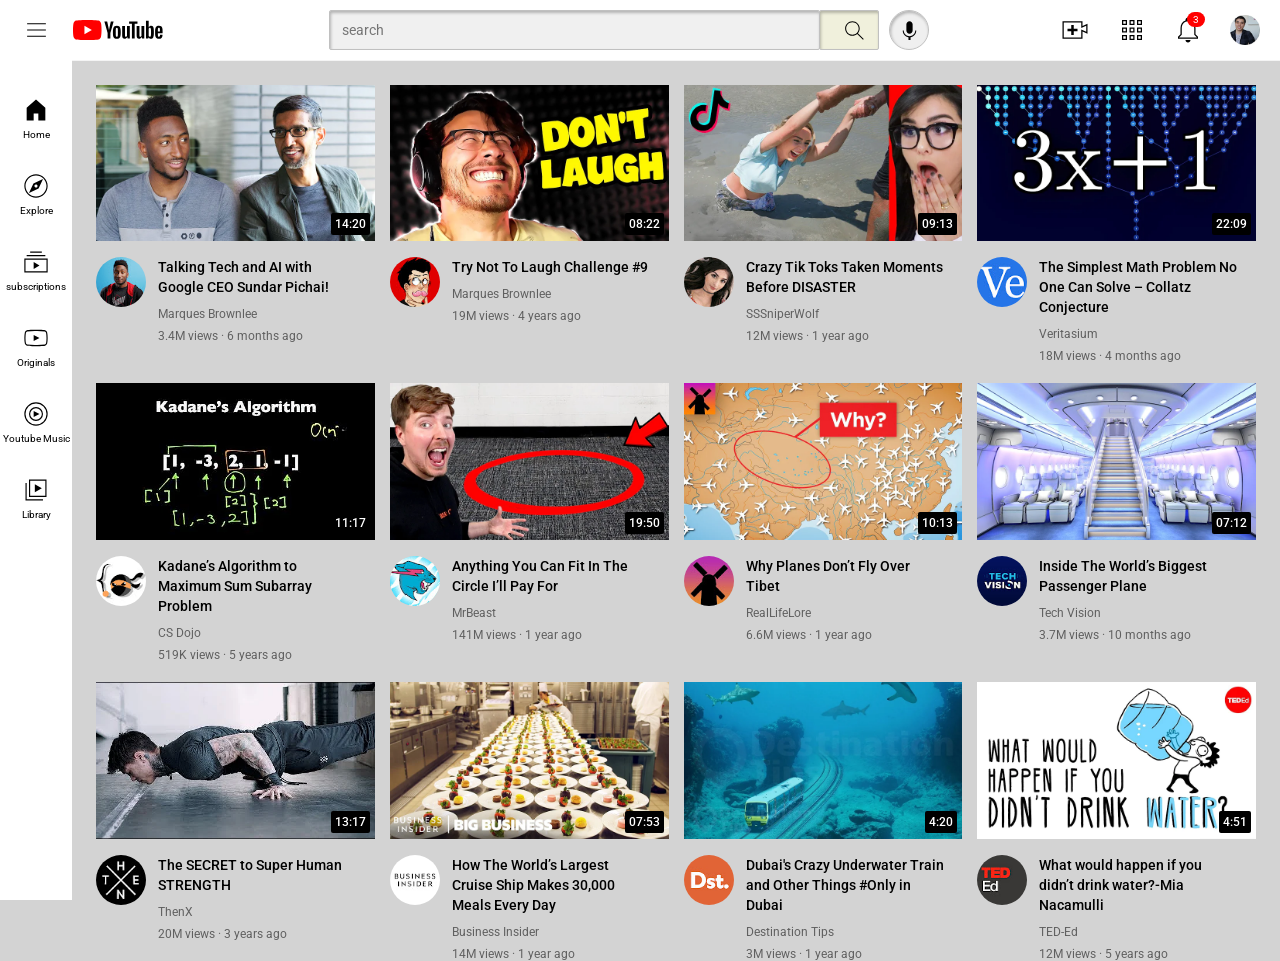
<file: youtube.html/index.html>
<!DOCTYPE html>
<html >
<head>
    <title>youtube </title>
    <link href="https://fonts.googleapis.com/css2?family=Roboto&display=swap" rel="stylesheet">

    <link rel="stylesheet" href="styles/general.css">
    <link rel="stylesheet" href="styles/header.css">
    <link rel="stylesheet" href="styles/video-preview.css">
    <link rel="stylesheet" href="styles/sidebar.css">
</head>

<body>

  

  <div class="header">
    <div class="left-sec">
      <img class="menu-logo" src="header/hamburger-menu.svg">
      <img class="logo-logo" src="header/youtube-logo.svg" >
    </div>
    <div class="middle-sec">
      <input class="search" type="text" placeholder="search">
      <button class="search-button">
        <img class="search-img" src="header/search.svg" >
        <div class="tooltip">Search </div>
      </button>
      <button class="vsearch-button">
        <img class="voice-search" src="header/voice-search-icon.svg">
        <div class="tooltip">Search with your voice</div>
      </button>
    </div>
    <div class="right-sec">
      <div class="upl-img-con">
        <img class="upload-img" src="header/upload.svg">
        <div class="tooltip">create</div>
      </div>
      <div class="app-img-con">
        <img class="apps-img" src="header/youtube-apps.svg" >
        <div class="tooltip">Youtube Apps</div>
      </div>
      <div class="notif-icon-container">
        <img  class="notification-img" src="header/notifications.svg">
        <div class="notif-no">3</div>
        <div class="tooltip">notifications</div>
      </div>
      <img class="channel-img" src="header/my-channel.jpeg">

    </div>

  </div>

  <div class="sidebar">
    <div class="side-link">    
      <img  src="header/home.svg" >
      <div>Home </div>
    </div>
    <div class="side-link">
      <img  src="header/explore.svg" >
      <div> Explore</div>
    </div>
    <div class="side-link">
      <img  src="header/subscriptions.svg" >
      <div>subscriptions</div>
    </div>
    <div class="side-link">
      <img  src="header/originals.svg" >
      <div>Originals</div>
    </div>
    <div class="side-link">
      <img  src="header/youtube-music.svg">
      <div>Youtube Music</div>
    </div>
    <div class="side-link">
      <img  src="header/library.svg" alt="">
      <div>Library</div>
    </div>
  </div>
    
 <div class="grid-preview">
  <div class="video-preview">                                          
   <div class="thumnail-row">
   <a href="https://www.youtube.com/watch?v=n2RNcPRtAiY" target="_blank"> <img class="thumbnail" src="thumbnails/thumbnail-1.webp">
   </a>

     <div class="time-1">14:20 </div>
   </div>
   
   <div class="video-info-grid">
   <div class="chaneel-pic">
    <img class="dp-dp" src="channel/channel-1.jpeg">
   </div>
   <div class="video-info">
    <P class="title-1">
    Talking Tech and AI with Google CEO Sundar Pichai!
    </P>
    <p class="author-1">
    Marques Brownlee
    </p>
    <p class="date-1">
    3.4M views · 6 months ago
    </p>
   </div> 
   </div>
 </div>


 <div class="video-preview">                                          <!-- -->
   <div class="thumnail-row">
    <img class="thumbnail" src="thumbnails/thumbnail-2.webp" >
   <div class="time-1">08:22 </div>
  </div>
   <div class="video-info-grid">
   <div class="chaneel-pic">
    <img class="dp-dp" src="channel/channel-2.jpeg">
   </div>
   <div class="video-info">
    <P class="title-1">
    Try Not To Laugh Challenge #9
    </P>
    <p class="author-1">
    Marques Brownlee
    </p>
    <p class="date-1">
     19M views · 4 years ago
    </p>
   </div> 
   </div>
 </div>

 <div class="video-preview">                                          
   <div class="thumnail-row">
    <img class="thumbnail" src="thumbnails/thumbnail-3.webp" >
    <div class="time-1">09:13 </div>
   </div>
   <div class="video-info-grid">
   <div class="chaneel-pic">
    <img class="dp-dp" src="channel/channel-3.jpeg">
   </div>
   <div class="video-info">
    <P class="title-1">
    Crazy Tik Toks Taken Moments Before DISASTER
    </P>
    <p class="author-1">
    SSSniperWolf
    </p>
    <p class="date-1">
    12M views · 1 year ago
    </p>
   </div> 
   </div>
 </div>


 <div class="video-preview">                                          
   <div class="thumnail-row">
    <img class="thumbnail" src="thumbnails/thumbnail-4.webp" >
    <div class="time-1">22:09 </div> 
  </div>
   <div class="video-info-grid">
   <div class="chaneel-pic">
    <img class="dp-dp" src="channel/channel-4.jpeg">
   </div>
   <div class="video-info">
    <P class="title-1">
    The Simplest Math Problem No One Can Solve – Collatz Conjecture
    </P>
    <p class="author-1">
    Veritasium
    </p>
    <p class="date-1">
     18M views · 4 months ago
    </p>
   </div> 
   </div>
 </div>

 <div class="video-preview">                                          <!-- -->
   <div class="thumnail-row">
    <img class="thumbnail" src="thumbnails/thumbnail-5.webp" >
    <div class="time-1">11:17 </div>
   </div>
   <div class="video-info-grid">
   <div class="chaneel-pic">
    <img class="dp-dp" src="channel/channel-5.jpeg">
   </div>
   <div class="video-info">
    <P class="title-1">
    Kadane’s Algorithm to Maximum Sum Subarray Problem
    </P>
    <p class="author-1">
      CS Dojo
    </p>
    <p class="date-1">
    519K views · 5 years ago
    </p>
   </div> 
   </div>
 </div>


 <div class="video-preview">                                          <!-- -->
   <div class="thumnail-row">
    <img class="thumbnail" src="thumbnails/thumbnail-6.webp" >
    <div class="time-1">19:50 </div>   
  </div>
   <div class="video-info-grid">
   <div class="chaneel-pic">
    <img class="dp-dp" src="channel/channel-6.jpeg">
   </div>
   <div class="video-info">
    <P class="title-1">
    Anything You Can Fit In The Circle I’ll Pay For
    </P>
    <p class="author-1">
    MrBeast
    </p>
    <p class="date-1">
     141M views · 1 year ago
    </p>
   </div> 
   </div>
 </div>

 <div class="video-preview">                                          <!-- -->
   <div class="thumnail-row">
    <img class="thumbnail" src="thumbnails/thumbnail-7.webp" >
    <div class="time-1">10:13 </div>
   </div>
   <div class="video-info-grid">
   <div class="chaneel-pic">
    <img class="dp-dp" src="channel/channel-7.jpeg">
   </div>
   <div class="video-info">
    <P class="title-1">
    Why Planes Don’t Fly Over Tibet
    </P>
    <p class="author-1">
    RealLifeLore
    </p>
    <p class="date-1">
    6.6M views · 1 year ago
    </p>
   </div> 
   </div>
 </div>


 <div class="video-preview">                                          <!-- -->
   <div class="thumnail-row">
    <img class="thumbnail" src="thumbnails/thumbnail-8.webp" >
    <div class="time-1">07:12 </div>
   </div>
   <div class="video-info-grid">
   <div class="chaneel-pic">
    <img class="dp-dp" src="channel/channel-8.jpeg">
   </div>
   <div class="video-info">
    <P class="title-1">
    Inside The World’s Biggest Passenger Plane
    </P>
    <p class="author-1">
    Tech Vision
    </p>
    <p class="date-1">
     3.7M views · 10 months ago
    </p>
   </div> 
   </div>
 </div>

 <div class="video-preview">                                          <!-- -->
   <div class="thumnail-row">
    <img class="thumbnail" src="thumbnails/thumbnail-9.webp" >
    <div class="time-1">13:17 </div>
   </div>
   <div class="video-info-grid">
   <div class="chaneel-pic">
    <img class="dp-dp" src="channel/channel-9.jpeg">
   </div>
   <div class="video-info">
    <P class="title-1">
    The SECRET to Super Human STRENGTH
    </P>
    <p class="author-1">
    ThenX
    </p>
    <p class="date-1">
    20M views · 3 years ago
    </p>
   </div> 
   </div>
 </div>


 <div class="video-preview">                                          <!-- -->
   <div class="thumnail-row">
    <img class="thumbnail" src="thumbnails/thumbnail-10.webp" >
    <div class="time-1">07:53 </div>
   </div>
   <div class="video-info-grid">
   <div class="chaneel-pic">
    <img class="dp-dp" src="channel/channel-10.jpeg">
   </div>
   <div class="video-info">
    <P class="title-1">
    How The World’s Largest Cruise Ship Makes 30,000 Meals Every Day
    </P>
    <p class="author-1">
    Business Insider
    </p>
    <p class="date-1">
    14M views · 1 year ago
    </p>
   </div> 
   </div>
 </div>

 <div class="video-preview">                                          <!-- -->
   <div class="thumnail-row">
    <img class="thumbnail" src="thumbnails/thumbnail-11.webp" >
    <div class="time-1">4:20 </div>
   </div>
   <div class="video-info-grid">
   <div class="chaneel-pic">
    <img class="dp-dp" src="channel/channel-11.jpeg">
   </div>
   <div class="video-info">
    <P class="title-1">
    Dubai's Crazy Underwater Train and Other Things #Only in Dubai
    </P>
    <p class="author-1">
      Destination Tips
    </p>
    <p class="date-1">
    3M views · 1 year ago
    </p>
   </div> 
   </div>
 </div>


 <div class="video-preview">                                          <!-- -->
   <div class="thumnail-row">
    <img class="thumbnail" src="thumbnails/thumbnail-12.webp" >
    <div class="time-1">4:51 </div>
   </div>
   <div class="video-info-grid">
   <div class="chaneel-pic">
    <img class="dp-dp" src="channel/channel-12.jpeg">
   </div>
   <div class="video-info">
    <P class="title-1">
    What would happen if you didn’t drink water?-Mia Nacamulli
    </P>
    <p class="author-1">
   TED-Ed
    </p>
    <p class="date-1">
     12M views · 5 years ago
    </p>
   </div> 
   </div>
 </div>
 </div>
   

</body>
</html>
</file>
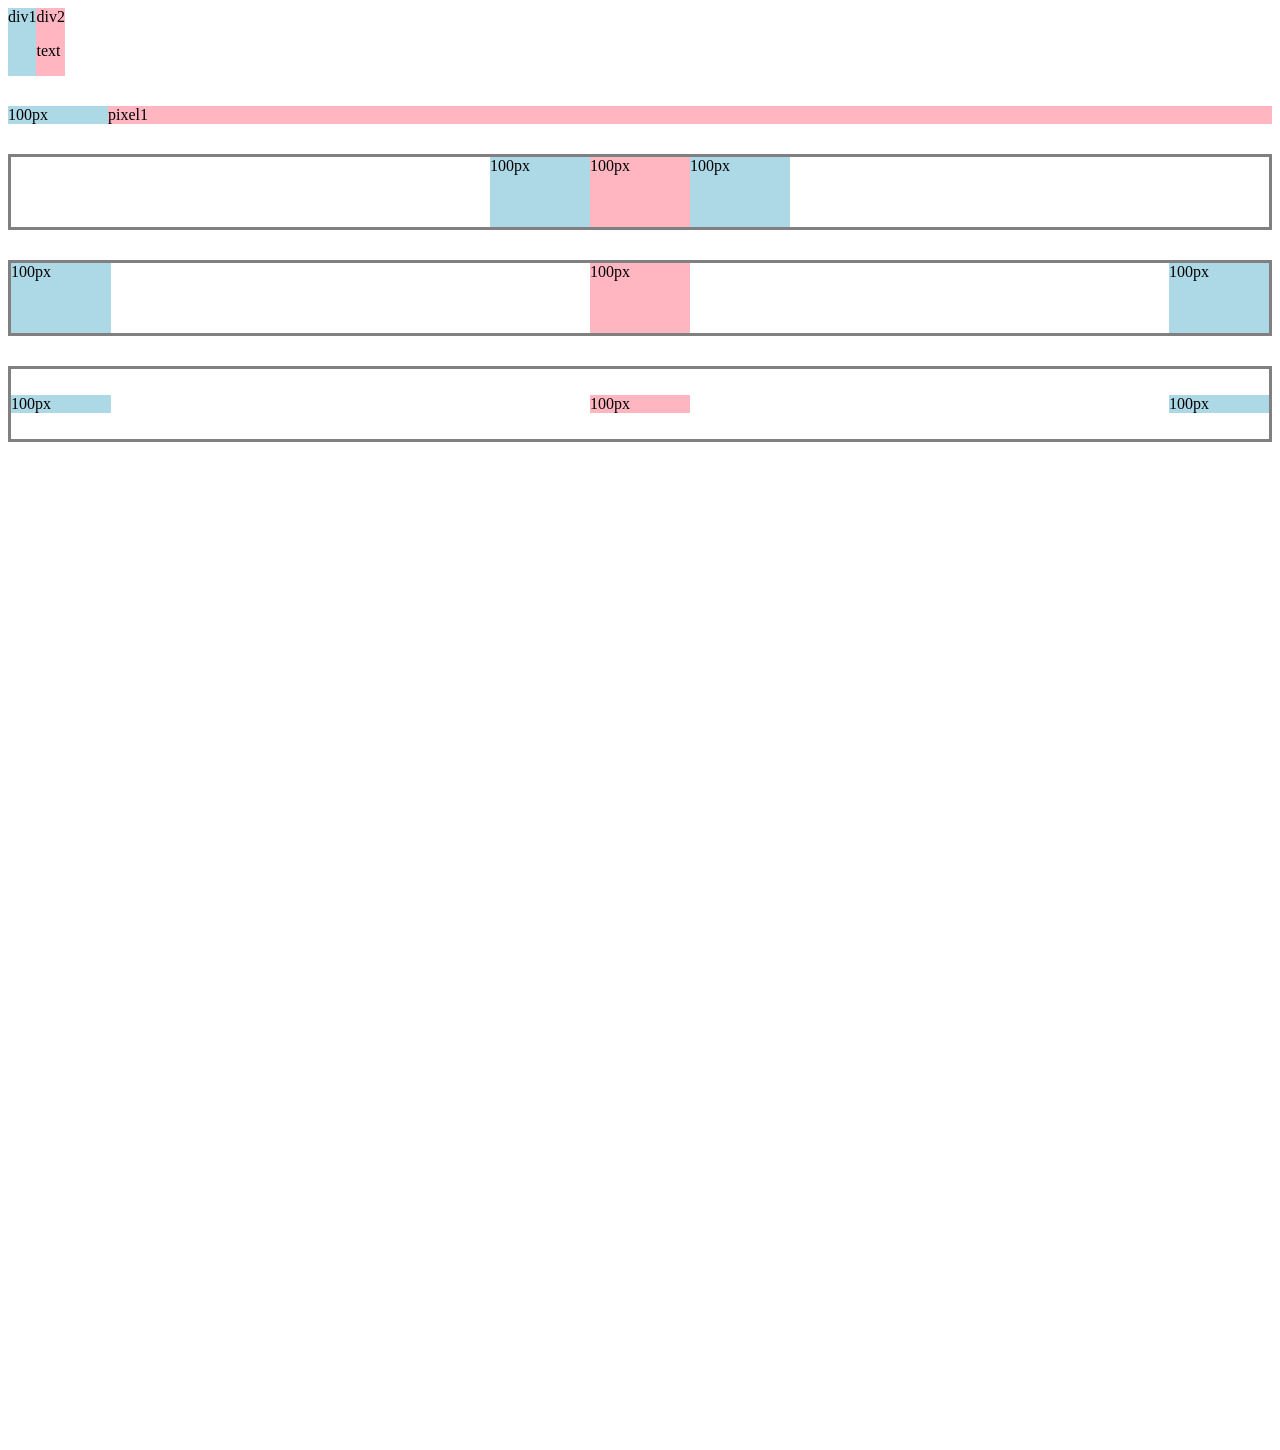
<file: youtube.html/flexbox.html>
<!DOCTYPE html>
<html>
<head>
    <title>flexbox</title>
</head>
<body style="padding-bottom: 1000px;">
    <div style="
        display: flex;
        flex-direction: row;
        ">
        <div style="background-color: lightblue;">div1</div>
        <div style="background-color: lightpink;">div2
            <P>text</P>
        </div>
    </div>

    <div style="
        display: flex;
        flex-direction: row;
        margin-top: 30px;
        ">
        <div style="background-color: lightblue;
        width: 100px;">100px</div>
        <div style="background-color: lightpink;
        flex: 1;">pixel1</div>
    </div>

    <div style="
        display: flex;
        flex-direction: row;
        margin-top: 30px;
        height: 70px;
        border-color: gray;
        border-style: solid;
        justify-content: center;
        ">
        <div style="background-color: lightblue;
        width: 100px;">100px</div>
        <div style="background-color: lightpink;
        width: 100px;">100px</div>
        <div style="background-color: lightblue;
        width: 100px;">100px</div>
    </div>


    <div style="
        display: flex;
        flex-direction: row;
        margin-top: 30px;
        height: 70px;
        border-color: gray;
        border-style: solid;
        justify-content: space-between;
        ">
        <div style="background-color: lightblue;
        width: 100px;">100px</div>
        <div style="background-color: lightpink;
        width: 100px;">100px</div>
        <div style="background-color: lightblue;
        width: 100px;">100px</div>
    </div>

    <div style="
        display: flex;
        flex-direction: row;
        margin-top: 30px;
        height: 70px;
        border-color: gray;
        border-style: solid;
        justify-content: space-between;
        align-items: center;
        ">
        <div style="background-color: lightblue;
        width: 100px;">100px</div>
        <div style="background-color: lightpink;
        width: 100px;">100px</div>
        <div style="background-color: lightblue;
        width: 100px;">100px</div>
    </div>
</body>
</html>
</file>
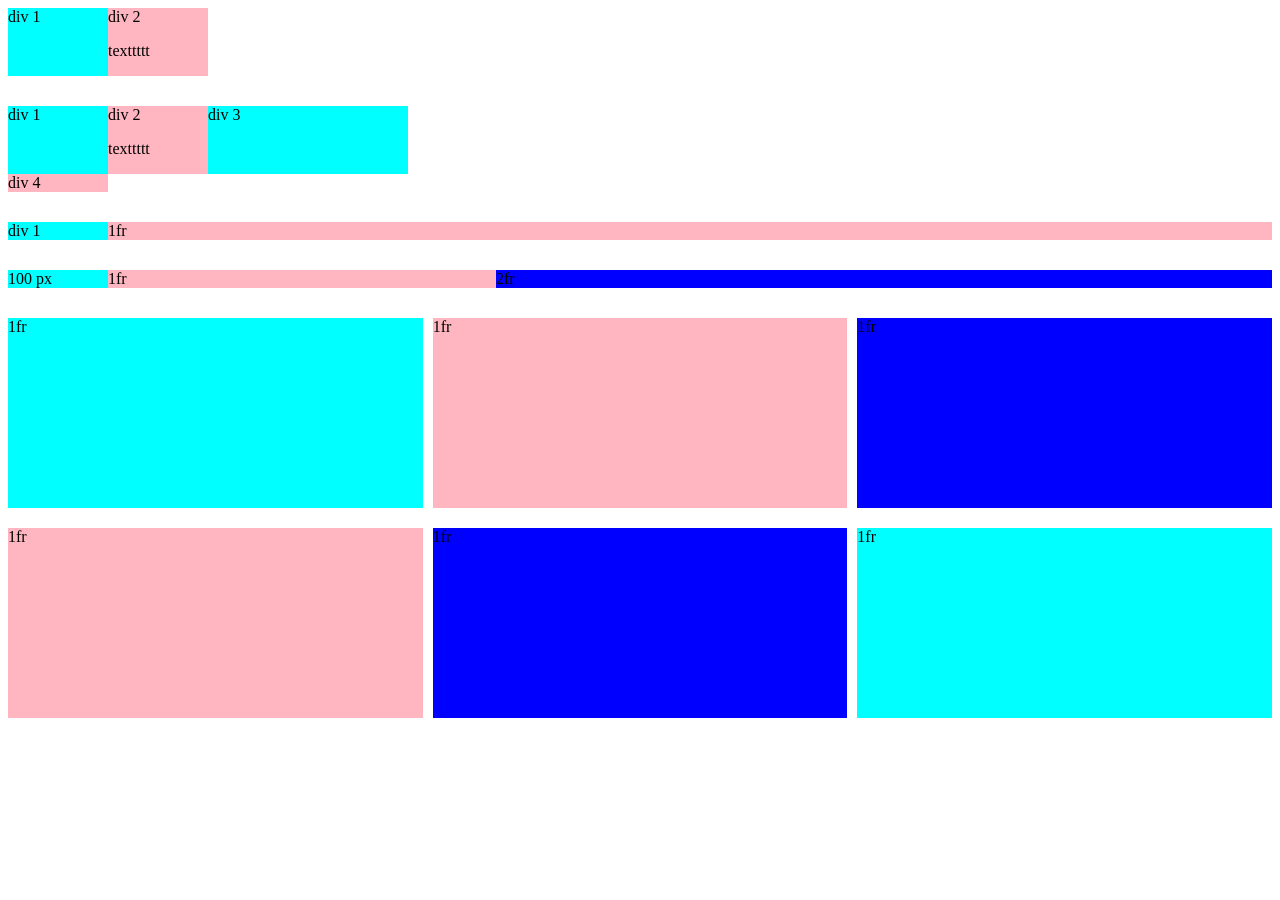
<file: youtube.html/grid.html>
<!DOCTYPE html>
    <html lang>
    <head>
        <title>grid</title>
    </head>
    <body>
        <div style="
            display: grid;
            grid-template-columns: 100px 100px;
            ">
            <div style="background-color: aqua;">div 1</div>
            <div style="background-color: lightpink;">div 2 <P>texttttt</P></div>

        </div>

             <div style="
             margin-top: 30px;
            display: grid;
            grid-template-columns: 100px 100px 200px;
            ">
            <div style="background-color: aqua;">div 1</div>
            <div style="background-color: lightpink;">div 2 <P>texttttt</P></div>
            <div style="background-color: aqua;">div 3</div>
            <div style="background-color: lightpink;">div 4</div>
        </div>

         </div>

             <div style="
             margin-top: 30px;
            display: grid;
            grid-template-columns: 100px 1fr;
            ">
            <div style="background-color: aqua;">div 1</div>
            <div style="background-color: lightpink;">1fr</div>
            </div>
            
            <div style="
             margin-top: 30px;
            display: grid;
            grid-template-columns: 100px 1fr 2fr;
            ">

            <div style="background-color: aqua;">100 px</div>
            <div style="background-color: lightpink;">1fr</div>
            <div style="background-color: blue;">2fr</div>
            </div>

            <div style="
             margin-top: 30px;
            display: grid;
            grid-template-columns: 1fr 1fr 1fr;
            column-gap: 10px;
            row-gap: 20px;
            height: 400px;

            ">

            <div style="background-color: aqua;">1fr </div>
            <div style="background-color: lightpink;">1fr</div>
            <div style="background-color: blue;">1fr</div>
            <div style="background-color: lightpink;">1fr</div>
            <div style="background-color: blue;">1fr</div>
            <div style="background-color: aqua;">1fr </div>
            
            </div>




    </body>
    </html>
</file>
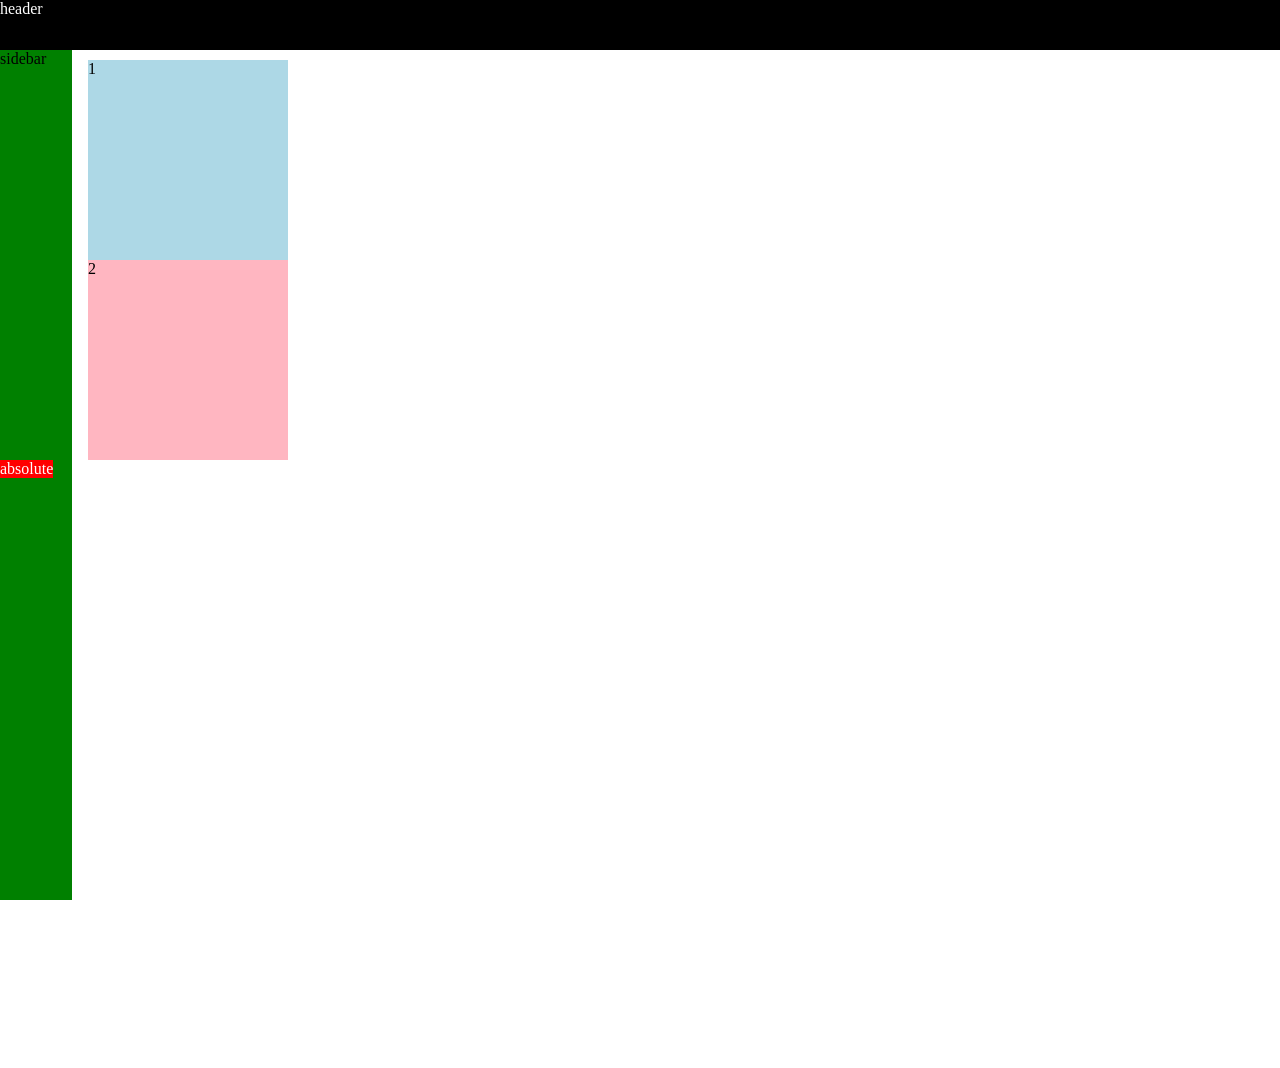
<file: youtube.html/position.html>
<!DOCTYPE html>
<html lang>
<head>
    <title>position practice</title>


    <style>

        body{
            height: 1000px;
            padding-left: 80px;
        }
        .header{
            position: fixed;
            top: 0;
            left: 0;
            right:0;

            z-index: 100;

            height: 50px;
        }



        .side-bar{
            background-color: green;
            position: fixed;
            bottom: 0;
            left: 0;
            width: 72px;
            top: 50px;


        }
    </style>
</head>
<body>
    <div class="header" style="background-color: black;
    color: white;"> header</div>
    <div style="width: 200px;
    height: 200px;
    margin-top: 60PX;
    background-color: lightblue ;">1</div>
    <div style="width: 200px;
    height: 200px;
    background-color: lightpink;">2</div>


<div class="side-bar">
    sidebar
</div>

<div style="
   position: absolute;
   background-color: red;
   color: white;
   left: 0;
   top: 6s0px;
   z-index: 200;

">absolute</div>
</body>
</html>
</file>
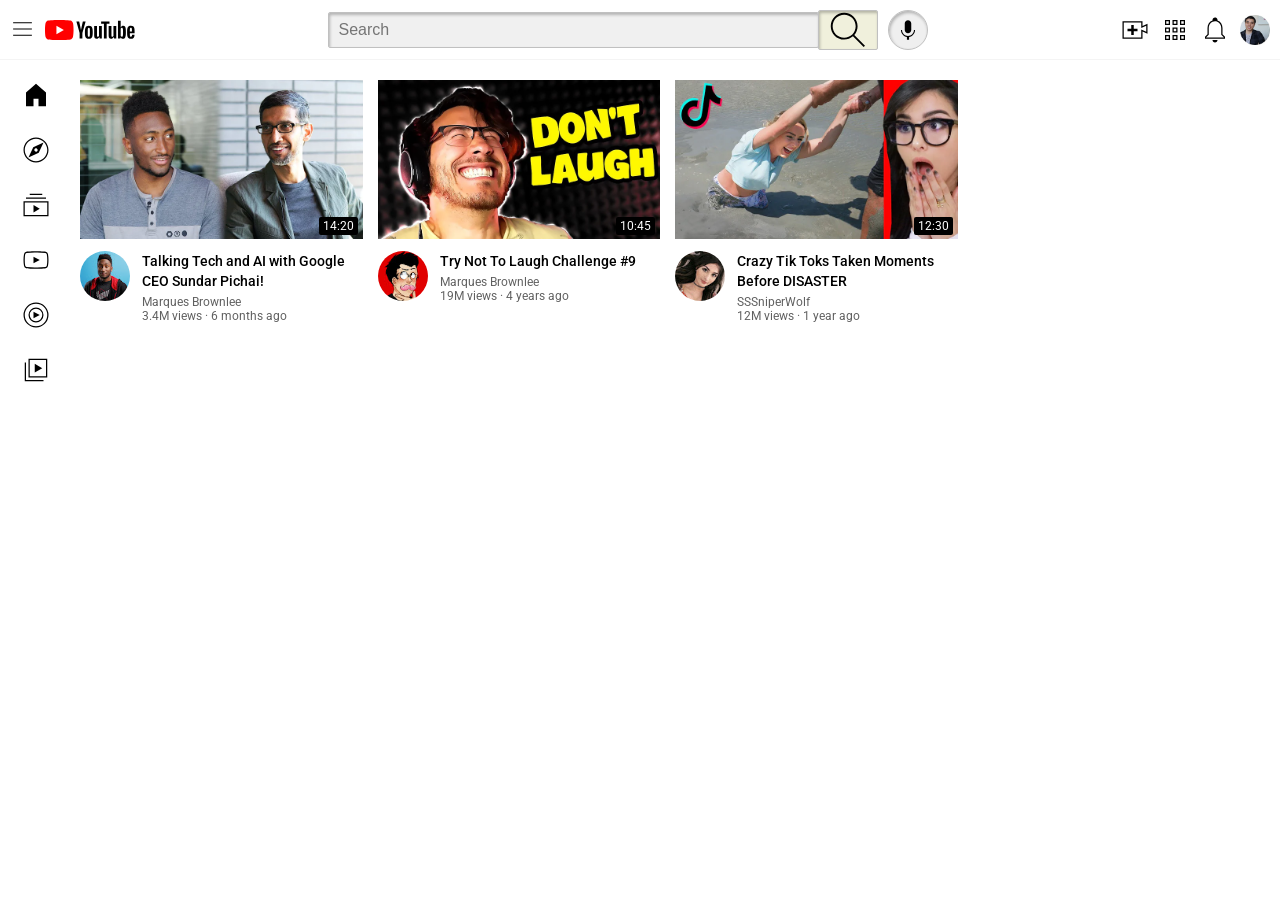
<file: youtube.html/youtube clone.html>
<!DOCTYPE html>
<html lang="en">
<head>
    <meta charset="UTF-8">
    <title>YouTube Clone</title>
    <link href="https://fonts.googleapis.com/css2?family=Roboto&display=swap" rel="stylesheet">

    <link rel="stylesheet" href="styles/general1.css">
    <link rel="stylesheet" href="styles/header1.css">
    <link rel="stylesheet" href="styles/video-preview1.css">
    <link rel="stylesheet" href="styles/sidebar1.css">
</head>

<body>

  <div class="header">
    <div class="left-sec">
      <img class="menu-logo" src="header/hamburger-menu.svg" alt="menu">
      <img class="logo-logo" src="header/youtube-logo.svg" alt="YouTube logo">
    </div>
    <div class="middle-sec">
      <input class="search" type="text" placeholder="Search">
      <button class="search-button">
        <img class="search-img" src="header/search.svg" alt="search">
      </button>
      <button class="vsearch-button">
        <img class="voice-search" src="header/voice-search-icon.svg" alt="voice search">
      </button>
    </div>
    <div class="right-sec">
      <img class="upload-img" src="header/upload.svg" alt="upload">
      <img class="apps-img" src="header/youtube-apps.svg" alt="apps">
      <img class="notification-img" src="header/notifications.svg" alt="notifications">
      <img class="channel-img" src="header/my-channel.jpeg" alt="my channel">
    </div>
  </div>

  <div class="sidebar">
    <img class="home-img" src="header/home.svg" alt="home">
    <img class="exp-img" src="header/explore.svg" alt="explore">
    <img class="sub-img" src="header/subscriptions.svg" alt="subscriptions">
    <img class="og-img" src="header/originals.svg" alt="originals">
    <img class="mus-img" src="header/youtube-music.svg" alt="music">
    <img class="lib-img" src="header/library.svg" alt="library">
  </div>

  <div class="grid-preview">


    <div class="video-preview">
      <div class="thumbnail-row">
        <img class="thumbnail" src="thumbnails/thumbnail-1.webp" alt="video thumbnail">
        <div class="time-1">14:20</div>
      </div>
      <div class="video-info-grid">
        <div class="channel-pic">
          <img class="dp-dp" src="channel/channel-1.jpeg" alt="channel">
        </div>
        <div class="video-info">
          <p class="title-1">Talking Tech and AI with Google CEO Sundar Pichai!</p>
          <p class="author-1">Marques Brownlee</p>
          <p class="date-1">3.4M views · 6 months ago</p>
        </div>
      </div>
    </div>

    <div class="video-preview">
      <div class="thumbnail-row">
        <img class="thumbnail" src="thumbnails/thumbnail-2.webp" alt="video thumbnail">
        <div class="time-1">10:45</div>
      </div>
      <div class="video-info-grid">
        <div class="channel-pic">
          <img class="dp-dp" src="channel/channel-2.jpeg" alt="channel">
        </div>
        <div class="video-info">
          <p class="title-1">Try Not To Laugh Challenge #9</p>
          <p class="author-1">Marques Brownlee</p>
          <p class="date-1">19M views · 4 years ago</p>
        </div>
      </div>
    </div>

    <div class="video-preview">
      <div class="thumbnail-row">
        <img class="thumbnail" src="thumbnails/thumbnail-3.webp" alt="video thumbnail">
        <div class="time-1">12:30</div>
      </div>
      <div class="video-info-grid">
        <div class="channel-pic">
          <img class="dp-dp" src="channel/channel-3.jpeg" alt="channel">
        </div>
        <div class="video-info">
          <p class="title-1">Crazy Tik Toks Taken Moments Before DISASTER</p>
          <p class="author-1">SSSniperWolf</p>
          <p class="date-1">12M views · 1 year ago</p>
        </div>
      </div>
    </div>


  </div>

</body>
</html>
</file>
<file: youtube.html/styles/general.css>
p{
    font-family: Roboto, arial;
    margin-top: 0;
    margin-bottom: 0;   
  }

  .p:hover{
    cursor:pointer;
  }

body{
  margin: 0;
  padding-left: 96px;
  padding-top: 30px;
  padding-right: 24px;
  background-color: lightgray;
}
</file>
<file: youtube.html/styles/header.css>
.header{
        height: 60px;
        display: flex;
        flex-direction:row  ;
        justify-content: space-between;
        margin-bottom: 55px;
        position: fixed;
        top: 0;
        left: 0;
        right: 0;

        background-color: white;
        z-index: 100;  
        border-bottom-width:1PX ;
        border-bottom-style:solid ;
        border-bottom-color: rgb(244,244,244);
    }

    .left-sec{
        display: flex;
        align-items: center;
        justify-content: space-between;
    }

    .menu-logo{
        height: 25px;
        margin-left: 24px;
        margin-right: 24px;
    }

    .logo-logo{
        height: 20px;
    }

    .middle-sec{
        display: flex;
        flex: 1;
        margin-left: 70px;
        margin-right: 35px;
        max-width: 600px;
        align-items: center;
    }

    .search{
        font-size: 15px;
        color: black;
        display: block;
        flex: 1;
        height: 36px;
        width: 0;
        font-size: 16px;
        background-color: rgb(240, 240, 240);
        border-width: 1px;
        border-style: solid;
        border-color: rgb(192, 192, 192);
        border-radius: 2px;
        box-shadow: inset 1px 2px 3px rgba(0, 0, 0, 0.25);
    }

    .search::placeholder{
        font-family: Roboto,arial;
        font-size: 14px;
        padding-left: 10px;
    }

    .search-button{
        height: 40px;
        width: 60px;
        display: flex;
        align-items: center;
        background-color: rgb(240, 240, 220);
        border-width: 1px;
        border-style: solid;
        border-color: rgb(192, 192, 192);
        border-radius: 2px;
        margin-left: -1px;
        margin-right: 10px;
        box-shadow: inset 1px 2px 3px rgba(0, 0, 0, 0.25);
        position: relative;

    }

    .search-button,
    .vsearch-button,
    .upl-img-con,
    .app-img-con,
    .notif-icon-container
    {
        display: flex;
        justify-content: center;
        position: relative;
    }

    .search-button .tooltip,
    .vsearch-button .tooltip,
    .upl-img-con .tooltip,
    .app-img-con .tooltip,
    .notif-icon-container .tooltip{
        position: absolute;
        background-color: gray;
        color: white;
        padding: 4px 8px;
        border-radius: 2px;
        font-size: 12px;
        bottom: -30px;
        opacity: 0;
        pointer-events: none;
        white-space: nowrap;
    }

    .search-button:hover .tooltip,
    .vsearch-button:hover .tooltip,
    .upl-img-con:hover .tooltip,
    .app-img-con:hover .tooltip,
    .notif-icon-container:hover .tooltip{
        opacity: 1;
    }

    .search-img{
        height: 25px;
        width: auto;
        object-fit: contain;
        padding-left: 10px;
    }

    .vsearch-button{
        height: 40px;
        width: 40px;
        display: flex;
        align-items: center;
        justify-content:center;
        border-width: 1px;
        border-style: solid;
        border-color: rgb(192, 192, 192);
        border-radius: 20px;
        box-shadow: inset 1px 2px 3px rgba(0, 0, 0, 0.25);
       
    }
    

     .voice-search{
        height: 25px;
        width: auto;
        object-fit: contain;
        

     }

    .right-sec{
        width: 200px;
        display: flex;
        align-items: center;
        justify-content: space-between;
        vertical-align: middle;
        margin-right: 20px;
    }
     
    .upload-img{
        height: 30px;
        width: 30px;
    }

    .apps-img{
        height: 30px;
        width: 30px;
    }


    .notification-img{
        height: 30px;
        width: 30px;
    }

    .notif-icon-container{
        position: relative;
    }

    .notif-no{
        position: absolute;
        top: -3px;
        right: -2px;
        background-color: red;
        color: white;
        border-radius: 16px;
        font-family: roboto,arial;
        font-size: 10px;
        padding: 2px 6px
    }


    .channel-img{
        height: 30px;
        width: 30px;
    }
</file>
<file: youtube.html/styles/video-preview.css>
.thumbnail{
       width: 100%;
    }

    .chaneel-pic{
      display: inline-block;
      width: 50px;
      vertical-align: top;
    }

    .title-1{
      margin-top: 0;
      font-size: 14px;
      font-weight: 500;
      line-height: 20px;
      margin-bottom: 10px;
    }

    .author-1{
      font-size: 12px;
      color: rgb(96,96,96);
      margin-bottom: 8px;
    }
    .date-1{
      font-size: 12px;
      color: rgb(96,96,96);
    }
    .video-info{
      display: inline-block;
      width: 200px;
    } 
    
    .dp-dp{
      width: 50px;
      border-radius: 40px;
      
    }

    .thumnail-row{
      margin-bottom:12px ;
      position: relative;
    }

    .video-info-grid{
      display: grid;
      grid-template-columns: 50px 1fr;
      column-gap: 12px;
    }

    .grid-preview{
      display: grid;
      grid-template-columns: 1fr 1fr 1fr  ;
      column-gap: 15px;
      row-gap: 20px;
      margin-top: 55px; 
    }

    @media(max-width: 750px){
      .grid-preview{
        grid-template-columns: 1fr 1fr;
      }
    }

    @media(min-width:751px) and (max-width:999px){
      .grid-preview{
        grid-template-columns: 1fr 1fr 1fr;
      }
    }

    @media(min-width:1000px){
      .grid-preview{
        grid-template-columns: 1fr 1fr 1fr 1fr;
      }
    }



    .time-1{
      background-color: black;
      color: white;
      position: absolute;
      bottom: 10px;
      right: 5px;
      font-size: 12px;
      font-family: roboto,arial;
      font-weight: 500;
      padding: 4px;
      border-radius: 2px;

    }
</file>
<file: youtube.html/styles/sidebar.css>
.sidebar{
    position: fixed;
    left: 0;
    bottom:0;
    top:40px;
    z-index: 200;
    background-color: white;
    width:72px;

     display: flex;
    flex-direction: column ;
    
    align-items: center;
    padding-top: 40px;
}

.side-link{
    height: 76px;   
    width: 100%; 
    display: flex;
    flex-direction: column;
    align-items: center;
    justify-content: center;
}

.side-link:hover{
  background-color: rgb(250,250,50);
  cursor: pointer;
  

}

.side-link img{
    height: 28px;
    margin-bottom: 5px;
}

.side-link div{
    font-family: roboto,arial;
    font-size: 10px;
}
</file>
<file: youtube.html/styles/general1.css>
* {
  box-sizing: border-box;
}

body {
  margin: 0;
  padding-left: 80px; 
  padding-top: 60px;  
  margin-right: 25px;
  font-family: Roboto, Arial, sans-serif;
}

p {
  margin: 0;
}

p:hover {
  cursor: pointer;
}
</file>
<file: youtube.html/styles/header1.css>
.header {
    height: 60px;
    display: flex;
    justify-content: space-between;
    align-items: center;
    position: fixed;
    top: 0;
    left: 0;
    right: 0;
    background-color: white;
    z-index: 1000;  
    border-bottom: 1px solid rgb(244,244,244);
    padding: 0 10px;
}

.left-sec, .middle-sec, .right-sec {
    display: flex;
    align-items: center;
}

.left-sec {
    gap: 10px;
}

.menu-logo { height: 25px; }
.logo-logo { height: 20px; }

.middle-sec {
    flex: 1;
    max-width: 600px;
    margin: 0 20px;
}

.search {
    flex: 1;
    height: 36px;
    padding-left: 10px;
    font-size: 16px;
    border: 1px solid rgb(192,192,192);
    border-radius: 2px;
    background-color: rgb(240,240,240);
    box-shadow: inset 1px 2px 3px rgba(0,0,0,0.25);
}

.search-button {
    height: 40px;
    width: 60px;
    display: flex;
    align-items: center;
    justify-content: center;
    margin-left: -1px;
    margin-right: 10px;
    border: 1px solid rgb(192,192,192);
    border-radius: 2px;
    background-color: rgb(240,240,220);
    box-shadow: inset 1px 2px 3px rgba(0,0,0,0.25);
}

.vsearch-button {
    height: 40px;
    width: 40px;
    display: flex;
    align-items: center;
    justify-content: center;
    border-radius: 50%;
    border: 1px solid rgb(192,192,192);
    box-shadow: inset 1px 2px 3px rgba(0,0,0,0.25);
}

.right-sec {
    gap: 10px;
}

.upload-img, .apps-img, .notification-img, .channel-img {
    height: 30px;
    width: 30px;
}
</file>
<file: youtube.html/styles/video-preview1.css>
.grid-preview {
    display: grid;
    grid-template-columns: repeat(auto-fill, minmax(250px, 1fr));
    column-gap: 15px;
    row-gap: 20px;
    margin-top: 20px;
}

.video-preview {
    display: flex;
    flex-direction: column;
}

.thumbnail-row {
    position: relative;
}

.thumbnail {
    width: 100%;
}

.time-1 {
    position: absolute;
    bottom: 8px;
    right: 5px;
    background-color: black;
    color: white;
    font-size: 12px;
    padding: 2px 4px;
    border-radius: 2px;
}

.video-info-grid {
    display: grid;
    grid-template-columns: 50px 1fr;
    column-gap: 12px;
    margin-top: 8px;
}

.channel-pic .dp-dp {
    width: 50px;
    border-radius: 50%;
}

.title-1 {
    font-size: 14px;
    font-weight: 500;
    line-height: 20px;
    margin-bottom: 4px;
}

.author-1, .date-1 {
    font-size: 12px;
    color: rgb(96,96,96);
}
</file>
<file: youtube.html/styles/sidebar1.css>
.sidebar {
    position: fixed;
    top: 60px; /* below header */
    left: 0;
    bottom: 0;
    width: 72px;
    background-color: white;
    display: flex;
    flex-direction: column;
    align-items: center;
    padding-top: 20px;
    gap: 25px;
    z-index: 900;
}

.sidebar img {
    height: 30px;
    width: 30px;
    cursor: pointer;
}
</file>
